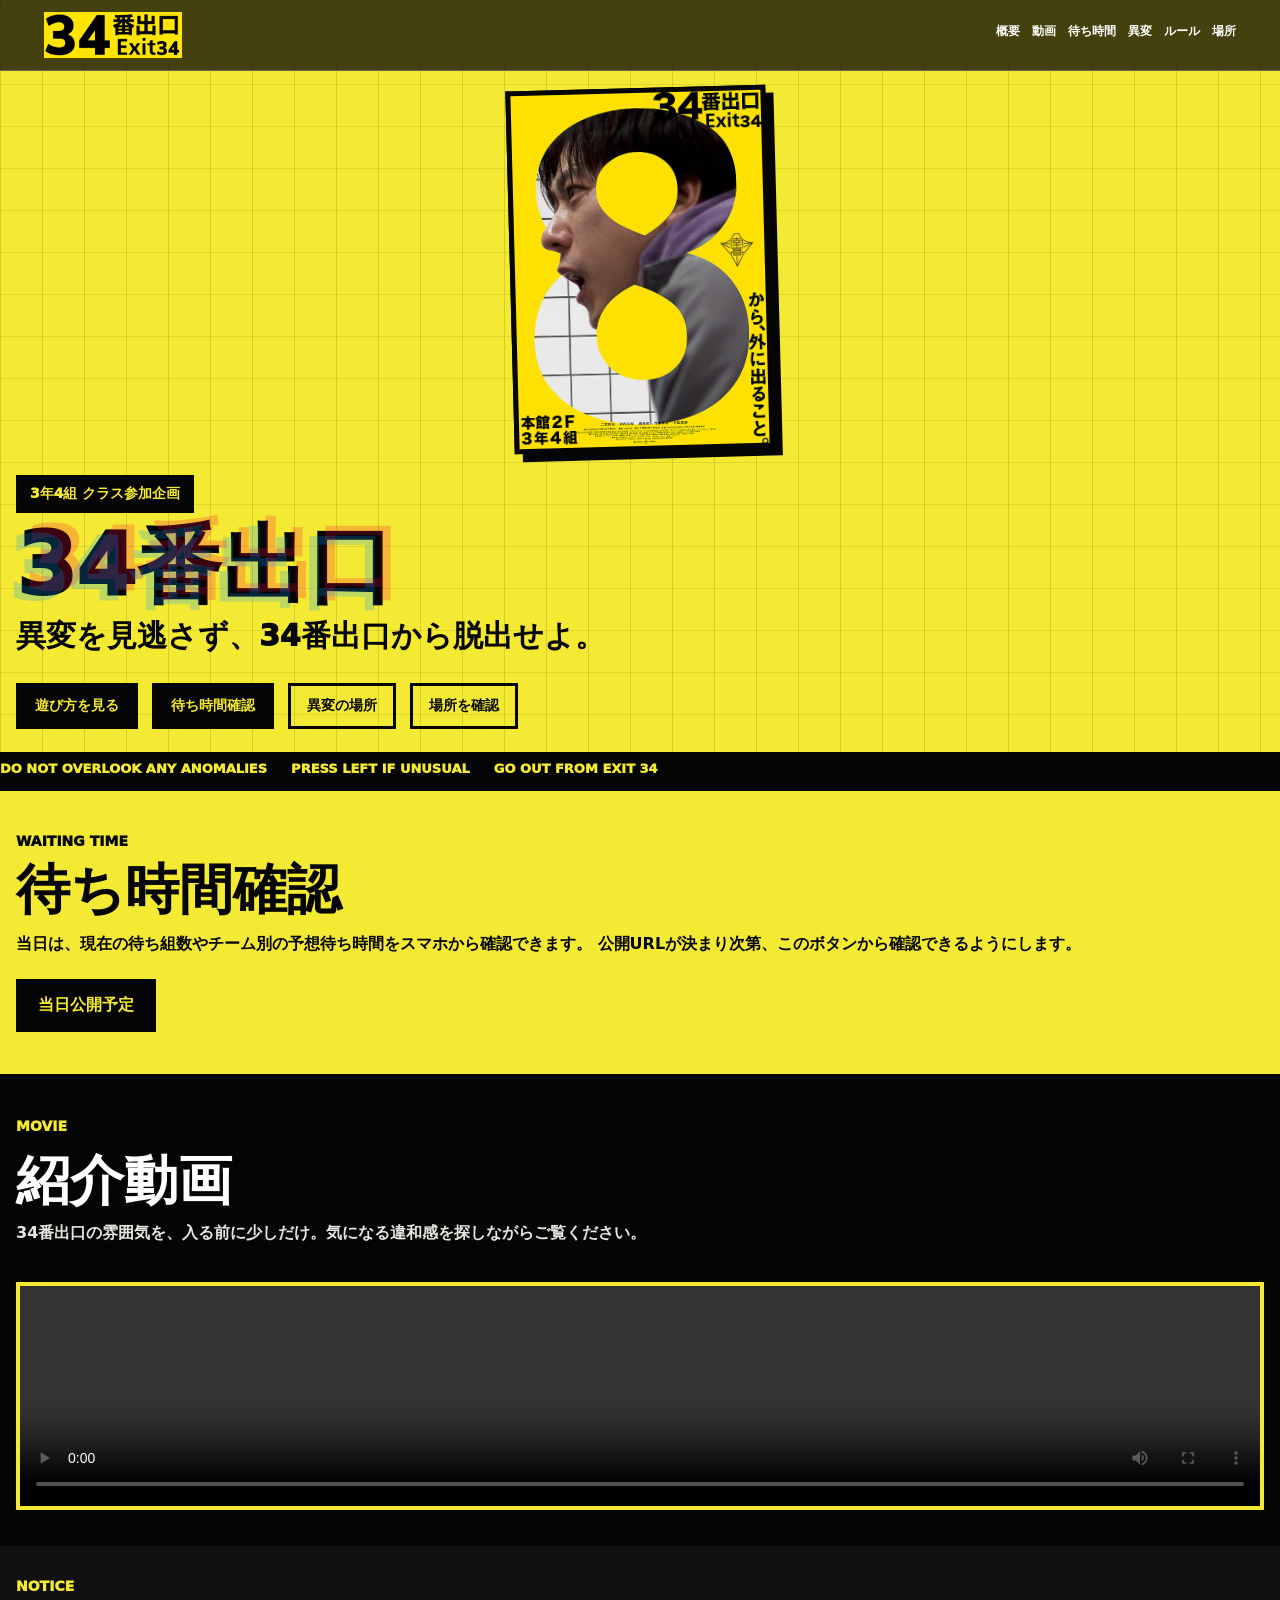
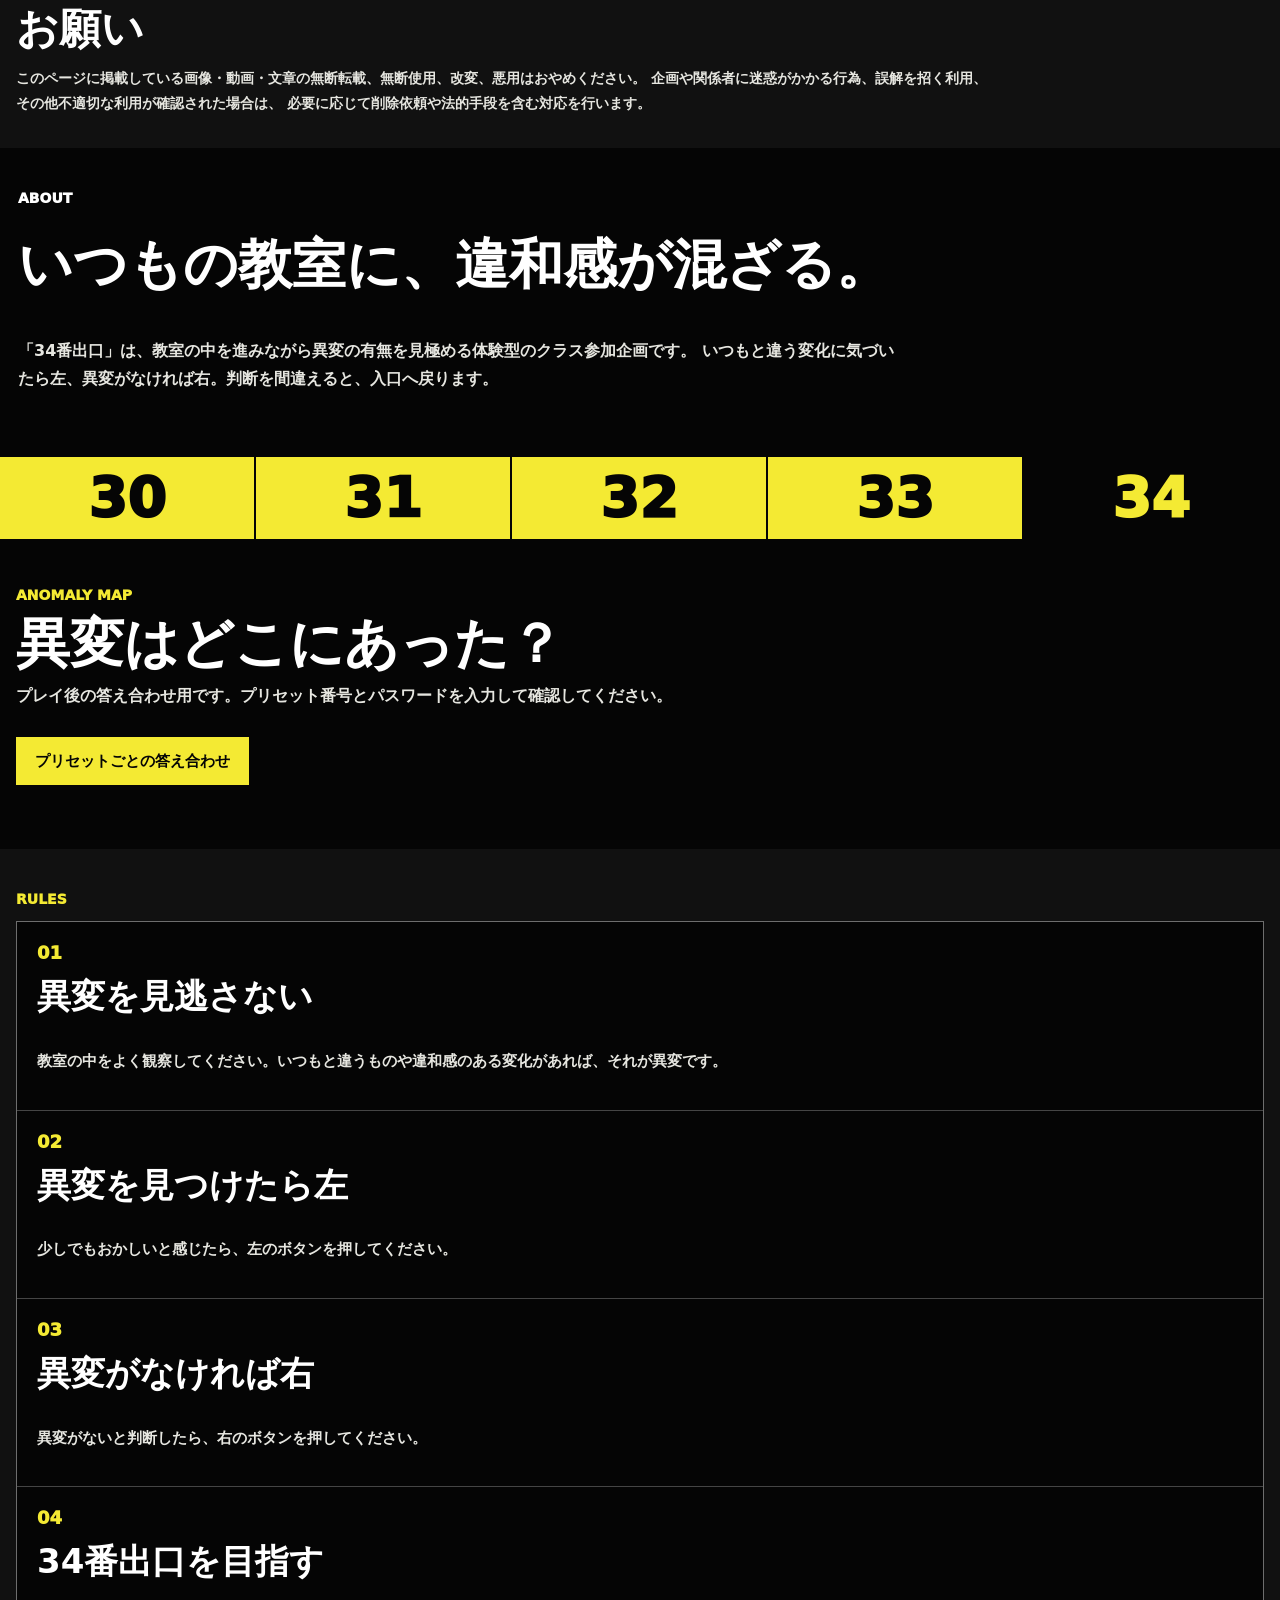
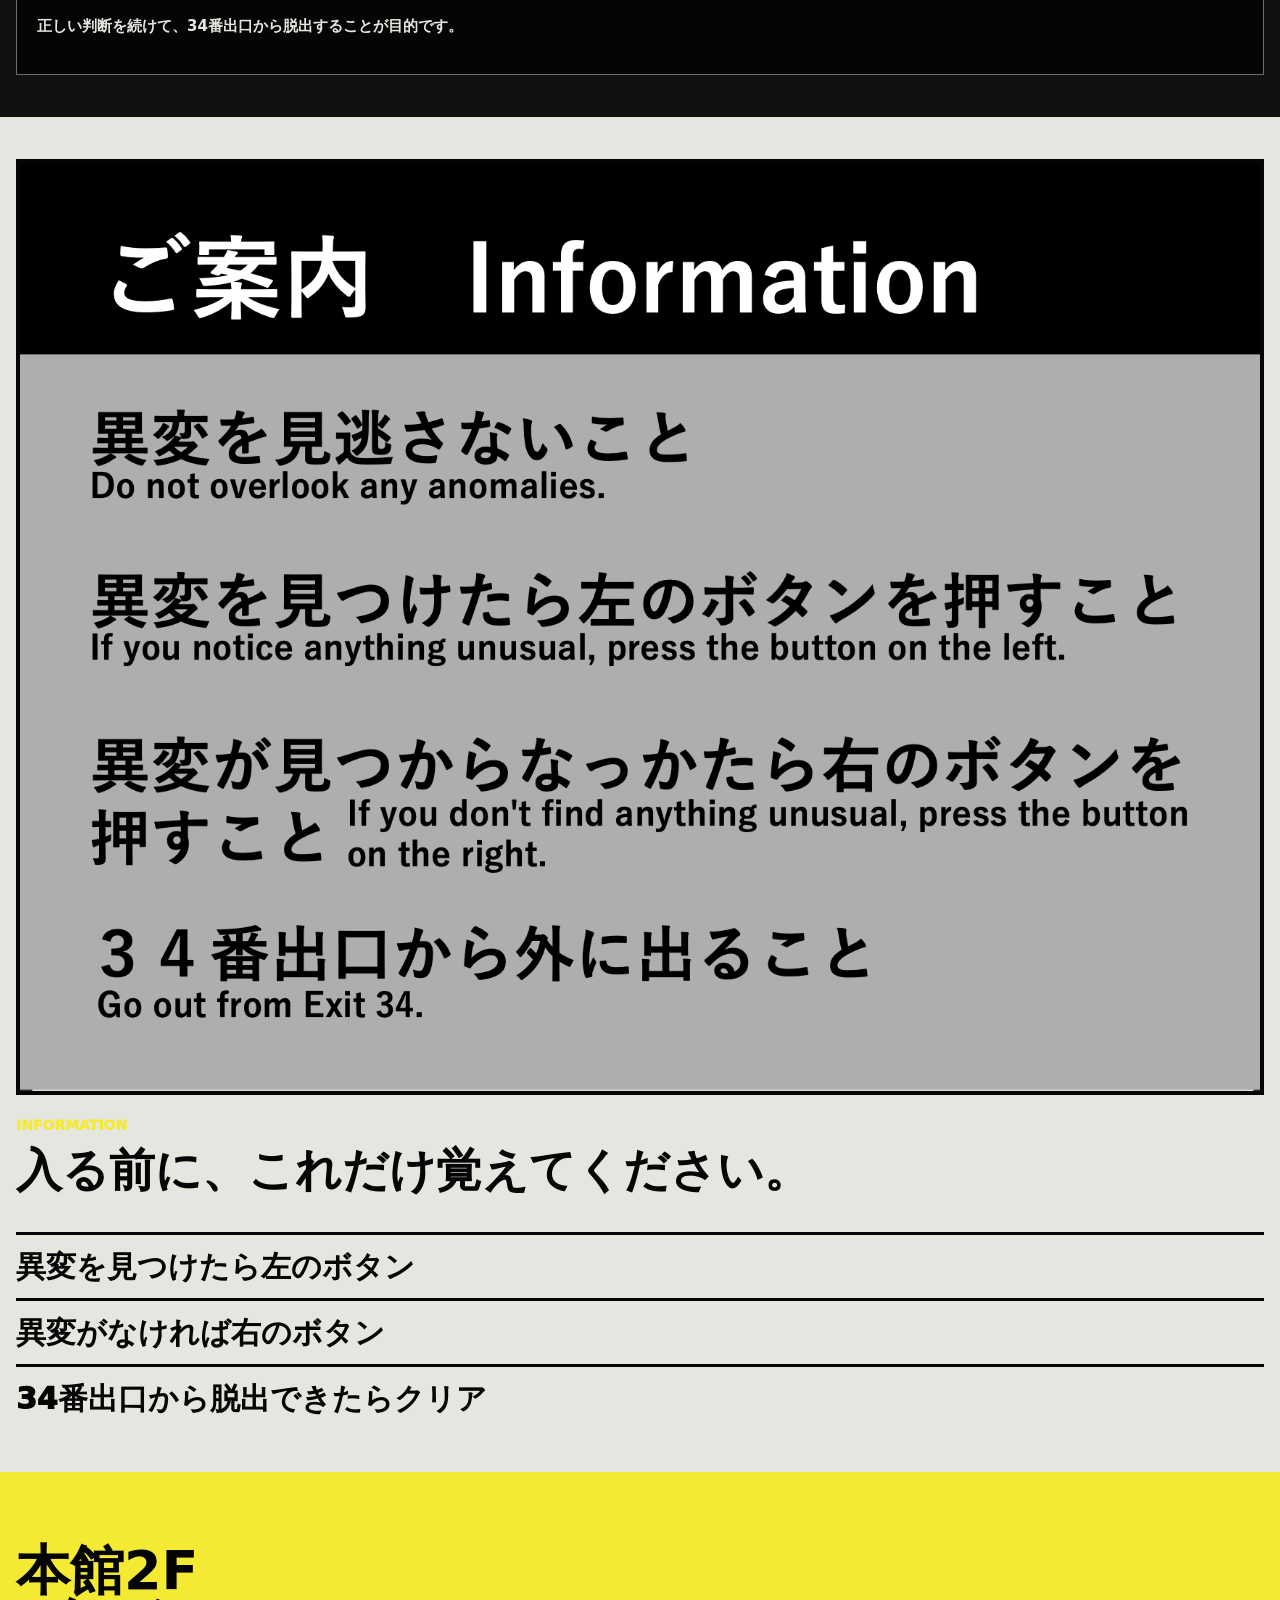
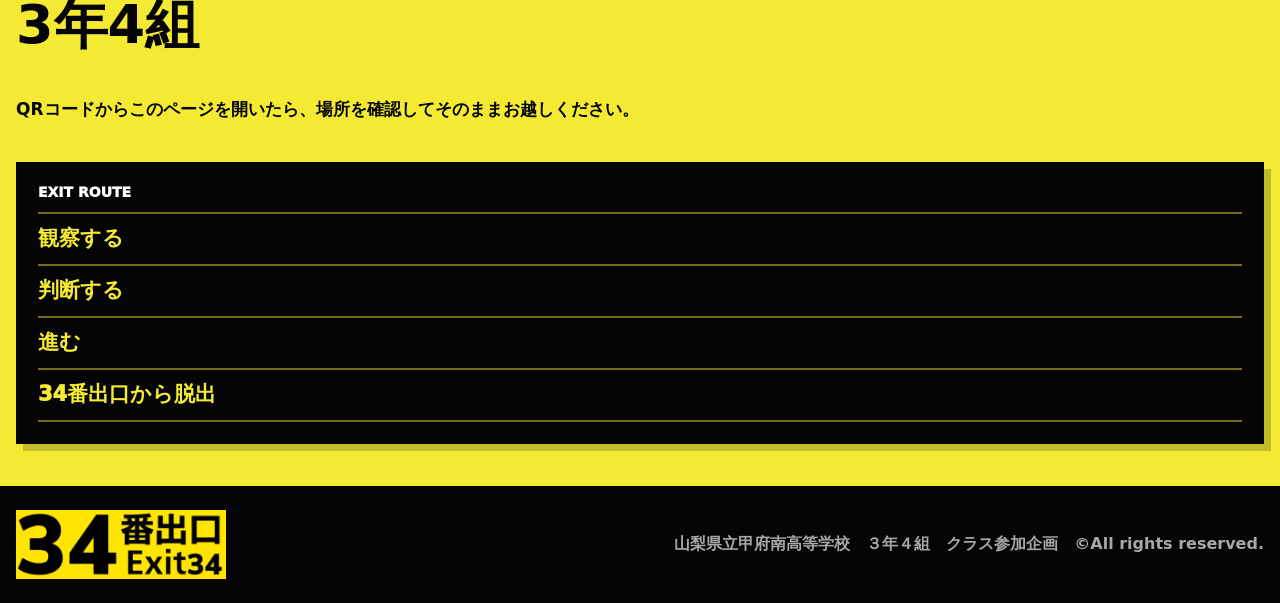
<file: index.html>
<!doctype html>
<html lang="ja">
<head>
  <meta charset="utf-8">
  <meta name="viewport" content="width=device-width, initial-scale=1">
  <meta name="theme-color" content="#f4ea33">
  <meta name="description" content="3年4組クラス参加企画 34番出口。異変を見逃さず、34番出口から脱出しよう。">
  <title>34番出口 | 3年4組</title>
  <link rel="stylesheet" href="./styles.css">
</head>
<body>
  <header class="site-header">
    <a class="mark" href="#top" aria-label="34番出口">
      <img src="./assets/logo.jpg" alt="34番出口 Exit34">
    </a>
    <nav aria-label="ページ内ナビゲーション">
      <a href="#about">概要</a>
      <a href="#movie">動画</a>
      <a href="#wait">待ち時間</a>
      <a href="#anomalies">異変</a>
      <a href="#rules">ルール</a>
      <a href="#access">場所</a>
    </nav>
  </header>

  <main id="top">
    <section class="hero" aria-labelledby="hero-title">
      <div class="hero-media">
        <img src="./assets/poster.png" alt="34番出口ポスター">
      </div>
      <div class="hero-copy">
        <p class="eyebrow">3年4組 クラス参加企画</p>
        <h1 id="hero-title">34番出口</h1>
        <p class="lead">異変を見逃さず、34番出口から脱出せよ。</p>
        <div class="hero-actions">
          <a class="primary-link" href="#rules">遊び方を見る</a>
          <a class="primary-link wait-link" href="#" aria-disabled="true">待ち時間確認</a>
          <a class="secondary-link" href="#anomalies">異変の場所</a>
          <a class="secondary-link" href="#access">場所を確認</a>
        </div>
      </div>
      <div class="hero-ticker" aria-hidden="true">
        <span>DO NOT OVERLOOK ANY ANOMALIES</span>
        <span>PRESS LEFT IF UNUSUAL</span>
        <span>GO OUT FROM EXIT 34</span>
      </div>
    </section>

    <section class="wait-access" id="wait">
      <div class="section-label">WAITING TIME</div>
      <h2>待ち時間確認</h2>
      <p>
        当日は、現在の待ち組数やチーム別の予想待ち時間をスマホから確認できます。
        公開URLが決まり次第、このボタンから確認できるようにします。
      </p>
      <a class="wait-button" href="#" aria-disabled="true">当日公開予定</a>
    </section>

    <section class="movie-section" id="movie">
      <div class="section-label">MOVIE</div>
      <div class="movie-copy">
        <h2>紹介動画</h2>
        <p>34番出口の雰囲気を、入る前に少しだけ。気になる違和感を探しながらご覧ください。</p>
      </div>
      <div class="movie-frame" data-movie-frame>
        <div class="movie-locked">
          <strong>2026.6.26 10:00 公開！！</strong>
          <span>紹介動画は公開日までお待ちください。</span>
        </div>
      </div>
    </section>

    <section class="notice" aria-labelledby="notice-title">
      <div class="section-label">NOTICE</div>
      <h2 id="notice-title">お願い</h2>
      <p>
        このページに掲載している画像・動画・文章の無断転載、無断使用、改変、悪用はおやめください。
        企画や関係者に迷惑がかかる行為、誤解を招く利用、その他不適切な利用が確認された場合は、
        必要に応じて削除依頼や法的手段を含む対応を行います。
      </p>
    </section>

    <section class="intro-band" id="about">
      <div class="section-label">ABOUT</div>
      <div class="intro-copy">
        <h2>いつもの教室に、違和感が混ざる。</h2>
        <p>
          「34番出口」は、教室の中を進みながら異変の有無を見極める体験型のクラス参加企画です。
          いつもと違う変化に気づいたら左、異変がなければ右。判断を間違えると、入口へ戻ります。
        </p>
      </div>
    </section>

    <section class="number-strip" aria-label="出口番号">
      <span>30</span>
      <span>31</span>
      <span>32</span>
      <span>33</span>
      <strong>34</strong>
    </section>

    <section class="anomalies" id="anomalies">
      <div class="section-label">ANOMALY MAP</div>
      <div class="anomaly-heading">
        <h2>異変はどこにあった？</h2>
        <p>プレイ後の答え合わせ用です。プリセット番号とパスワードを入力して確認してください。</p>
        <a class="answer-link" href="./preset-check/index.html">プリセットごとの答え合わせ</a>
      </div>
    </section>

    <section class="rules" id="rules">
      <div class="section-label">RULES</div>
      <div class="rule-grid">
        <article>
          <span class="rule-number">01</span>
          <h3>異変を見逃さない</h3>
          <p>教室の中をよく観察してください。いつもと違うものや違和感のある変化があれば、それが異変です。</p>
        </article>
        <article>
          <span class="rule-number">02</span>
          <h3>異変を見つけたら左</h3>
          <p>少しでもおかしいと感じたら、左のボタンを押してください。</p>
        </article>
        <article>
          <span class="rule-number">03</span>
          <h3>異変がなければ右</h3>
          <p>異変がないと判断したら、右のボタンを押してください。</p>
        </article>
        <article>
          <span class="rule-number">04</span>
          <h3>34番出口を目指す</h3>
          <p>正しい判断を続けて、34番出口から脱出することが目的です。</p>
        </article>
      </div>
    </section>

    <section class="information">
      <div class="info-image">
        <img src="./assets/information.png" alt="ご案内 Information">
      </div>
      <div class="info-copy">
        <div class="section-label">INFORMATION</div>
        <h2>入る前に、これだけ覚えてください。</h2>
        <ul>
          <li>異変を見つけたら左のボタン</li>
          <li>異変がなければ右のボタン</li>
          <li>34番出口から脱出できたらクリア</li>
        </ul>
      </div>
    </section>

    <section class="access" id="access">
      <div class="access-main">
        <div class="section-label">ACCESS</div>
        <h2>本館2F<br>3年4組</h2>
        <p>QRコードからこのページを開いたら、場所を確認してそのままお越しください。</p>
      </div>
      <div class="access-panel">
        <p class="panel-title">EXIT ROUTE</p>
        <p>観察する</p>
        <p>判断する</p>
        <p>進む</p>
        <p>34番出口から脱出</p>
      </div>
    </section>

  </main>

  <footer>
    <img src="./assets/logo.jpg" alt="34番出口 Exit34">
    <p>山梨県立甲府南高等学校　３年４組　クラス参加企画　©All rights reserved.</p>
  </footer>
  <script>
    (() => {
      const publishAt = new Date("2026-06-26T10:00:00+09:00");
      const frame = document.querySelector("[data-movie-frame]");
      if (!frame || Date.now() < publishAt.getTime()) return;
      frame.innerHTML = `
        <video controls playsinline preload="metadata">
          <source src="./assets/introduce.MOV" type="video/quicktime">
          お使いのブラウザでは動画を再生できません。
        </video>
      `;
    })();
  </script>
</body>
</html>
</file>
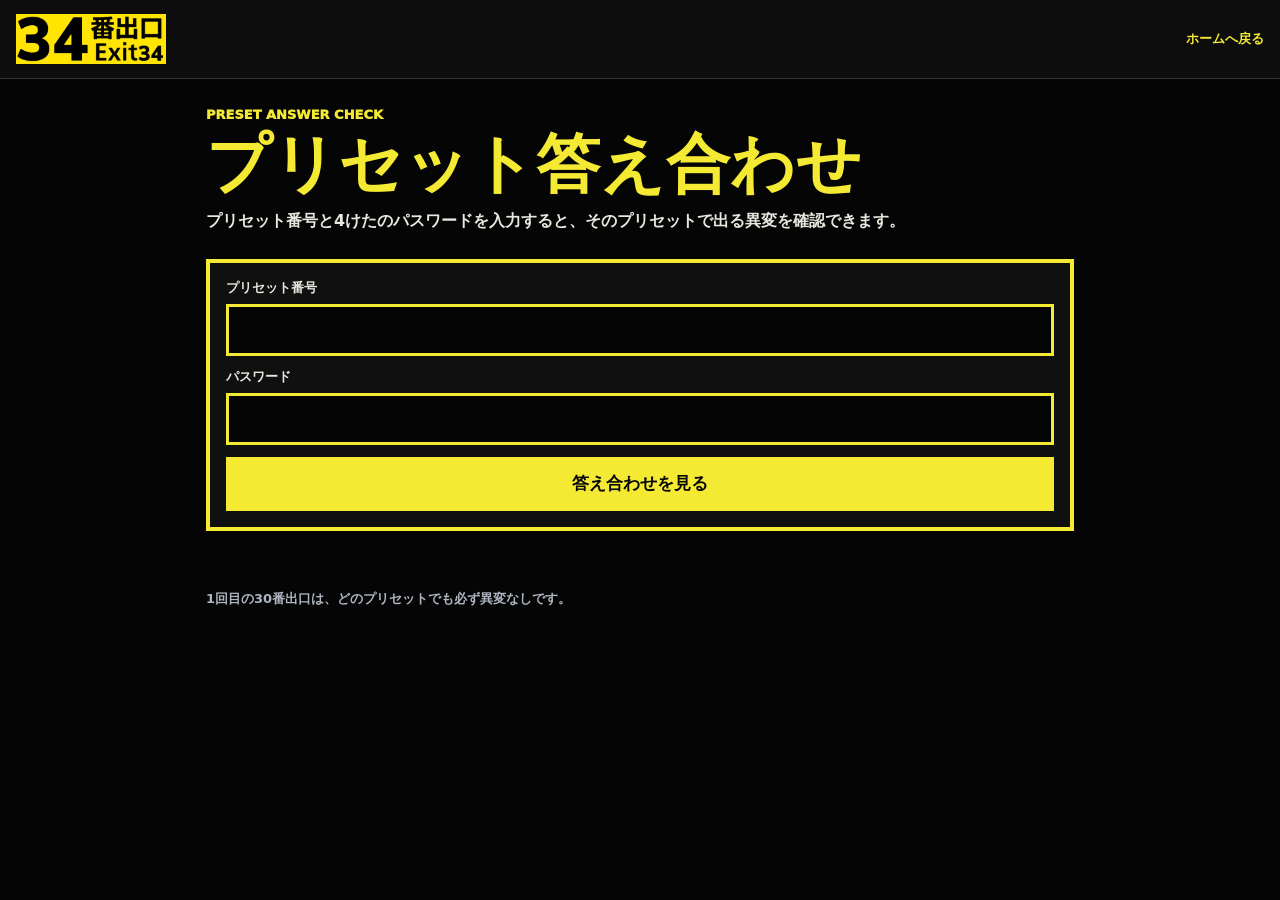
<file: preset-check/index.html>
<!doctype html>
<html lang="ja">
<head>
  <meta charset="utf-8">
  <meta name="viewport" content="width=device-width, initial-scale=1">
  <meta name="theme-color" content="#f4ea33">
  <title>プリセット答え合わせ | 34番出口</title>
  <script src="./data.js"></script>
  <style>
    :root {
      --yellow: #f4ea33;
      --black: #050505;
      --white: #ffffff;
      --paper: #e8e8df;
      --line: rgba(244, 234, 51, 0.38);
    }

    * {
      box-sizing: border-box;
    }

    body {
      margin: 0;
      background: var(--black);
      color: var(--white);
      font-family: system-ui, -apple-system, BlinkMacSystemFont, "Hiragino Sans", "Yu Gothic", sans-serif;
    }

    header {
      display: flex;
      align-items: center;
      justify-content: space-between;
      gap: 14px;
      padding: 14px 16px;
      border-bottom: 1px solid rgba(255, 255, 255, 0.16);
      background: #0d0d0d;
    }

    header img {
      display: block;
      width: min(150px, 42vw);
    }

    header a {
      color: var(--yellow);
      font-size: 13px;
      font-weight: 900;
      text-decoration: none;
    }

    main {
      width: min(900px, 100%);
      margin: 0 auto;
      padding: 28px 16px 42px;
    }

    .label {
      margin: 0 0 12px;
      color: var(--yellow);
      font-size: 13px;
      font-weight: 1000;
    }

    h1 {
      margin: 0 0 14px;
      color: var(--yellow);
      font-size: clamp(36px, 12vw, 64px);
      line-height: 0.95;
      letter-spacing: 0;
    }

    .lead {
      margin: 0 0 24px;
      color: var(--paper);
      font-size: 16px;
      line-height: 1.65;
      font-weight: 780;
    }

    form {
      display: grid;
      gap: 12px;
      padding: 16px;
      border: 4px solid var(--yellow);
      background: #101010;
    }

    label {
      display: grid;
      gap: 7px;
      color: var(--paper);
      font-size: 13px;
      font-weight: 900;
    }

    input {
      width: 100%;
      min-height: 52px;
      border: 3px solid var(--yellow);
      border-radius: 0;
      background: var(--black);
      color: var(--white);
      padding: 10px 12px;
      font: inherit;
      font-size: 21px;
      font-weight: 900;
    }

    button {
      min-height: 54px;
      border: 0;
      background: var(--yellow);
      color: var(--black);
      font: inherit;
      font-size: 17px;
      font-weight: 1000;
    }

    .message {
      min-height: 24px;
      margin: 14px 0 0;
      color: var(--yellow);
      font-weight: 900;
    }

    .result {
      margin-top: 22px;
    }

    .result h2 {
      margin: 0 0 14px;
      font-size: clamp(28px, 9vw, 44px);
      line-height: 1;
    }

    .answer-list {
      display: grid;
      gap: 10px;
      margin: 0;
      padding: 0;
      list-style: none;
    }

    .answer-list li {
      display: grid;
      grid-template-columns: 80px 1fr;
      gap: 12px;
      align-items: center;
      min-height: 64px;
      border: 2px solid var(--line);
      background: #111;
      padding: 12px;
    }

    .answer-list span {
      color: var(--yellow);
      font-size: 13px;
      font-weight: 1000;
    }

    .answer-list strong {
      color: var(--white);
      font-size: clamp(20px, 6vw, 30px);
      line-height: 1.08;
    }

    .none {
      color: #aeb5c0;
    }

    .hint {
      margin-top: 20px;
      color: #aeb5c0;
      font-size: 13px;
      line-height: 1.6;
      font-weight: 750;
    }
  </style>
</head>
<body>
  <header>
    <img src="../assets/logo.jpg" alt="34番出口 Exit34">
    <a href="../index.html#anomalies">ホームへ戻る</a>
  </header>

  <main>
    <p class="label">PRESET ANSWER CHECK</p>
    <h1>プリセット答え合わせ</h1>
    <p class="lead">プリセット番号と4けたのパスワードを入力すると、そのプリセットで出る異変を確認できます。</p>

    <form data-check-form>
      <label>
        プリセット番号
        <input data-preset-number type="number" min="1" max="2880" inputmode="numeric" autocomplete="off" required>
      </label>
      <label>
        パスワード
        <input data-password type="password" pattern="[0-9]{4}" maxlength="4" inputmode="numeric" autocomplete="off" required>
      </label>
      <button type="submit">答え合わせを見る</button>
    </form>
    <p class="message" data-message></p>

    <section class="result" data-result hidden></section>
    <p class="hint">1回目の30番出口は、どのプリセットでも必ず異変なしです。</p>
  </main>

  <script>
    const form = document.querySelector("[data-check-form]");
    const message = document.querySelector("[data-message]");
    const result = document.querySelector("[data-result]");
    const presets = new Map((window.PRESET_ANSWERS || []).map((preset) => [Number(preset.number), preset]));

    function expectedPassword(number) {
      return String(1000 + ((number * 73 + 417) % 9000)).padStart(4, "0");
    }

    async function sha256(text) {
      const bytes = new TextEncoder().encode(text);
      const hash = await crypto.subtle.digest("SHA-256", bytes);
      return [...new Uint8Array(hash)].map((byte) => byte.toString(16).padStart(2, "0")).join("");
    }

    function escapeHtml(value) {
      return String(value || "").replace(/[&<>"']/g, (char) => ({
        "&": "&amp;",
        "<": "&lt;",
        ">": "&gt;",
        '"': "&quot;",
        "'": "&#039;",
      })[char]);
    }

    function answerRow(label, value) {
      const text = value || "異変なし";
      const className = value ? "" : " class=\"none\"";
      return `<li><span>${label}</span><strong${className}>${escapeHtml(text)}</strong></li>`;
    }

    form.addEventListener("submit", async (event) => {
      event.preventDefault();
      result.hidden = true;
      result.innerHTML = "";
      message.textContent = "";

      const number = Number(document.querySelector("[data-preset-number]").value);
      const password = document.querySelector("[data-password]").value.trim();
      const preset = presets.get(number);
      if (!preset) {
        message.textContent = "プリセット番号を確認してください。";
        return;
      }
      if (!/^[0-9]{4}$/.test(password)) {
        message.textContent = "パスワードは4けたの数字で入力してください。";
        return;
      }
      let isPasswordOk = password === expectedPassword(number);
      if (!isPasswordOk && window.crypto?.subtle) {
        const hash = await sha256(password);
        isPasswordOk = hash === preset.passwordHash;
      }
      if (!isPasswordOk) {
        message.textContent = "パスワードが違います。";
        return;
      }

      const rows = [
        answerRow("1回目", ""),
        ...preset.anomalies.slice(0, 5).map((value, index) => answerRow(`${index + 2}回目`, value)),
      ].join("");
      result.innerHTML = `
        <h2>プリセット${number}</h2>
        <ul class="answer-list">${rows}</ul>
      `;
      result.hidden = false;
      message.textContent = "表示しました。";
    });
  </script>
</body>
</html>
</file>
<file: styles.css>
:root {
  --yellow: #f4ea33;
  --black: #050505;
  --white: #ffffff;
  --paper: #e6e6e0;
  --gray: #a8a8a8;
  --line: rgba(255, 255, 255, 0.22);
}

* {
  box-sizing: border-box;
}

*,
*::before,
*::after {
  box-sizing: border-box;
}

html {
  scroll-behavior: smooth;
  overflow-x: hidden;
}

body {
  margin: 0;
  overflow-x: hidden;
  background: var(--black);
  color: var(--white);
  font-family: system-ui, -apple-system, BlinkMacSystemFont, "Hiragino Sans", "Yu Gothic", sans-serif;
}

main,
footer {
  width: 100%;
  max-width: none;
  margin-inline: auto;
  overflow-x: hidden;
}

img {
  display: block;
  max-width: 100%;
}

video {
  max-width: 100%;
}

a {
  color: inherit;
}

.site-header {
  position: absolute;
  top: 0;
  left: 0;
  right: 0;
  width: 100%;
  max-width: none;
  margin-inline: auto;
  z-index: 10;
  display: flex;
  align-items: center;
  justify-content: space-between;
  gap: 16px;
  padding: 12px clamp(16px, 4vw, 44px);
  background: rgba(0, 0, 0, 0.72);
  border-bottom: 1px solid var(--line);
  backdrop-filter: blur(12px);
}

.mark {
  width: 138px;
}

.site-header nav {
  display: flex;
  gap: 12px;
  font-size: 12px;
  font-weight: 800;
  letter-spacing: 0;
}

.site-header nav a {
  text-decoration: none;
  border-bottom: 2px solid transparent;
  padding-bottom: 4px;
}

.site-header nav a:hover {
  border-color: var(--yellow);
}

.hero {
  position: relative;
  min-height: auto;
  overflow: hidden;
  display: grid;
  grid-template-columns: 1fr;
  align-items: center;
  gap: 24px;
  padding: 88px 16px 56px;
  background: var(--yellow);
  color: var(--black);
}

.hero::after {
  content: "";
  position: absolute;
  inset: 0;
  pointer-events: none;
  background:
    linear-gradient(90deg, rgba(0, 0, 0, 0.12) 1px, transparent 1px),
    linear-gradient(rgba(0, 0, 0, 0.08) 1px, transparent 1px);
  background-size: 42px 42px;
  mix-blend-mode: multiply;
}

.hero-media,
.hero-copy {
  position: relative;
  z-index: 1;
}

.hero-media {
  justify-self: center;
  width: min(260px, 76vw);
  border: 5px solid var(--black);
  box-shadow: 8px 8px 0 var(--black);
  transform: rotate(-1.5deg);
  background: var(--black);
}

.hero-copy {
  max-width: 720px;
}

.eyebrow,
.section-label {
  margin: 0 0 14px;
  font-size: 14px;
  font-weight: 1000;
  letter-spacing: 0;
}

.eyebrow {
  display: inline-block;
  border: 2px solid var(--black);
  padding: 8px 12px;
  background: var(--black);
  color: var(--yellow);
}

h1,
h2,
h3,
p {
  margin-top: 0;
}

h1 {
  position: relative;
  margin-bottom: 14px;
  font-size: clamp(58px, 19vw, 86px);
  line-height: 0.9;
  font-weight: 1000;
  letter-spacing: 0;
}

h1::before,
h1::after {
  content: "34番出口";
  position: absolute;
  left: 0;
  top: 0;
  opacity: 0.22;
}

h1::before {
  transform: translate(8px, -5px);
  color: #ff003c;
}

h1::after {
  transform: translate(-8px, 5px);
  color: #009dff;
}

.lead {
  max-width: 100%;
  font-size: clamp(21px, 7vw, 30px);
  line-height: 1.14;
  font-weight: 1000;
}

.hero-actions {
  display: flex;
  flex-wrap: wrap;
  gap: 14px;
  margin-top: 22px;
}

.primary-link,
.secondary-link {
  display: inline-flex;
  align-items: center;
  justify-content: center;
  min-height: 46px;
  padding: 11px 16px;
  font-size: 14px;
  font-weight: 1000;
  text-decoration: none;
  border: 3px solid var(--black);
}

.primary-link {
  background: var(--black);
  color: var(--yellow);
}

.wait-link[aria-disabled="true"],
.wait-button[aria-disabled="true"] {
  cursor: default;
}

.secondary-link {
  background: transparent;
  color: var(--black);
}

.hero-ticker {
  position: absolute;
  left: 0;
  right: 0;
  bottom: 0;
  z-index: 2;
  display: flex;
  gap: 24px;
  white-space: nowrap;
  overflow: hidden;
  background: var(--black);
  color: var(--yellow);
  font-size: 13px;
  font-weight: 1000;
  padding: 9px 0;
}

.hero-ticker span {
  min-width: max-content;
  animation: ticker 16s linear infinite;
}

@keyframes ticker {
  to {
    transform: translateX(-340px);
  }
}

.intro-band {
  display: grid;
  grid-template-columns: 1fr;
  gap: 18px;
  padding: 42px 18px;
  background: var(--black);
}

.intro-copy h2,
.access-main h2 {
  font-size: clamp(34px, 11vw, 54px);
  line-height: 1;
  letter-spacing: 0;
}

.intro-copy p {
  max-width: 880px;
  color: var(--paper);
  font-size: 16px;
  line-height: 1.75;
  font-weight: 700;
}

.number-strip {
  display: grid;
  grid-template-columns: repeat(5, 1fr);
  background: var(--yellow);
  color: var(--black);
  border-top: 6px solid var(--black);
  border-bottom: 6px solid var(--black);
}

.number-strip span,
.number-strip strong {
  display: grid;
  place-items: center;
  min-height: 82px;
  border-right: 2px solid var(--black);
  font-size: clamp(34px, 13vw, 56px);
  line-height: 1;
  font-weight: 1000;
}

.number-strip strong {
  background: var(--black);
  color: var(--yellow);
}

.anomalies {
  padding: 42px 16px;
  background: var(--black);
  color: var(--white);
}

.anomalies .section-label {
  color: var(--yellow);
}

.anomaly-heading {
  display: grid;
  gap: 12px;
  margin-bottom: 22px;
}

.anomaly-heading h2 {
  margin-bottom: 0;
  font-size: clamp(34px, 11vw, 54px);
  line-height: 1;
}

.anomaly-heading p {
  max-width: 780px;
  color: var(--paper);
  font-size: 16px;
  line-height: 1.65;
  font-weight: 800;
}

.answer-link {
  display: inline-flex;
  align-items: center;
  justify-content: center;
  width: fit-content;
  min-height: 48px;
  border: 3px solid var(--yellow);
  background: var(--yellow);
  color: var(--black);
  padding: 10px 16px;
  font-size: 15px;
  font-weight: 1000;
  text-decoration: none;
}

.movie-section {
  display: grid;
  grid-template-columns: 1fr;
  gap: 20px;
  align-items: center;
  padding: 38px 0 30px;
  background: var(--black);
}

.movie-section .section-label {
  grid-column: 1 / -1;
  color: var(--yellow);
  margin-bottom: 0;
  padding-inline: 16px;
}

.movie-copy {
  padding-inline: 16px;
}

.movie-copy h2 {
  margin-bottom: 12px;
  font-size: clamp(34px, 12vw, 54px);
  line-height: 1;
}

.movie-copy p {
  color: var(--paper);
  font-size: 16px;
  line-height: 1.6;
  font-weight: 800;
}

.movie-frame {
  position: relative;
  width: calc(100% - 32px);
  max-width: calc(100% - 32px);
  margin-inline: 16px;
  overflow: hidden;
  border: 4px solid var(--yellow);
  background: var(--black);
  box-shadow: none;
}

.movie-frame::before {
  content: none;
}

.movie-frame video {
  display: block;
  width: 100%;
  height: auto;
  max-height: 220px;
  aspect-ratio: 16 / 9;
  object-fit: contain;
  background: var(--black);
}

.movie-locked {
  display: grid;
  place-items: center;
  gap: 10px;
  min-height: 190px;
  padding: 28px 18px;
  background: var(--black);
  color: var(--yellow);
  text-align: center;
}

.movie-locked strong {
  font-size: clamp(28px, 9vw, 40px);
  line-height: 1.05;
  font-weight: 1000;
}

.movie-locked span {
  color: var(--paper);
  font-size: 15px;
  font-weight: 800;
}

.rules {
  padding: 42px 16px;
  background: #111;
}

.rules .section-label,
.information .section-label,
.access .section-label {
  color: var(--yellow);
}

.rule-grid {
  display: grid;
  grid-template-columns: 1fr;
  gap: 1px;
  border: 1px solid var(--line);
  background: var(--line);
}

.rule-grid article {
  min-height: auto;
  padding: 20px;
  background: var(--black);
}

.rule-number {
  display: block;
  margin-bottom: 16px;
  color: var(--yellow);
  font-size: 18px;
  font-weight: 1000;
}

.rule-grid h3 {
  min-height: auto;
  font-size: clamp(25px, 8vw, 34px);
  line-height: 1.05;
  letter-spacing: 0;
}

.rule-grid p {
  color: var(--paper);
  font-size: 15px;
  line-height: 1.7;
  font-weight: 700;
}

.information {
  display: grid;
  grid-template-columns: 1fr;
  gap: 22px;
  align-items: center;
  padding: 42px 16px;
  background: var(--paper);
  color: var(--black);
}

.info-image {
  border: 4px solid var(--black);
  background: #b5b5b5;
}

.info-copy h2 {
  font-size: clamp(30px, 10vw, 46px);
  line-height: 1;
}

.info-copy ul {
  list-style: none;
  padding: 0;
  margin: 22px 0 0;
}

.info-copy li {
  border-top: 3px solid var(--black);
  padding: 15px 0;
  font-size: clamp(21px, 7vw, 30px);
  font-weight: 1000;
  line-height: 1.1;
}

.access {
  display: grid;
  grid-template-columns: 1fr;
  gap: 22px;
  padding: 42px 16px;
  background: var(--yellow);
  color: var(--black);
}

.access-main p {
  max-width: 680px;
  font-size: 17px;
  line-height: 1.55;
  font-weight: 900;
}

.access-panel {
  align-self: stretch;
  display: grid;
  align-content: center;
  gap: 10px;
  border: 4px solid var(--black);
  padding: 18px;
  background: var(--black);
  color: var(--yellow);
  box-shadow: 7px 7px 0 rgba(0, 0, 0, 0.2);
}

.access-panel p {
  margin: 0;
  border-bottom: 2px solid rgba(244, 234, 51, 0.45);
  padding-bottom: 12px;
  font-size: 21px;
  font-weight: 1000;
}

.access-panel .panel-title {
  color: var(--white);
  font-size: 14px;
}

.notice {
  padding: 32px 16px;
  background: #111;
  color: var(--white);
  border-top: 6px solid var(--black);
}

.notice .section-label {
  color: var(--yellow);
}

.notice h2 {
  margin-bottom: 16px;
  font-size: clamp(28px, 9vw, 42px);
  line-height: 1;
}

.notice p {
  max-width: 980px;
  margin-bottom: 0;
  color: var(--paper);
  font-size: 14px;
  line-height: 1.8;
  font-weight: 750;
}

.wait-access {
  padding: 42px 16px;
  background: var(--yellow);
  color: var(--black);
  border-top: 6px solid var(--black);
  border-bottom: 6px solid var(--black);
}

.wait-access .section-label {
  color: var(--black);
}

.wait-access h2 {
  margin-bottom: 14px;
  font-size: clamp(36px, 11vw, 54px);
  line-height: 1;
}

.wait-access p {
  margin-bottom: 22px;
  font-size: 16px;
  line-height: 1.65;
  font-weight: 850;
}

.wait-button {
  display: inline-flex;
  align-items: center;
  justify-content: center;
  min-height: 50px;
  border: 4px solid var(--black);
  background: var(--black);
  color: var(--yellow);
  padding: 12px 18px;
  font-weight: 1000;
  text-decoration: none;
}

footer {
  display: flex;
  align-items: center;
  justify-content: space-between;
  gap: 18px;
  padding: 24px 16px;
  background: var(--black);
  color: var(--gray);
}

footer img {
  width: min(210px, 58vw);
}

footer p {
  margin: 0;
  font-weight: 800;
}

@media (max-width: 900px) {
  .site-header {
    position: absolute;
  }

  .site-header nav {
    display: none;
  }

  .hero,
  .intro-band,
  .movie-section,
  .information,
  .access {
    grid-template-columns: 1fr;
  }

  .hero {
    padding-top: 92px;
  }

  .hero-media {
    width: min(260px, 76vw);
    box-shadow: 8px 8px 0 var(--black);
  }

  .movie-frame video {
    height: auto;
    max-height: 220px;
    aspect-ratio: 16 / 9;
  }

  .rule-grid {
    grid-template-columns: 1fr;
  }

  .rule-grid article {
    min-height: auto;
  }

  .rule-number {
    margin-bottom: 20px;
  }

  .number-strip {
    grid-template-columns: repeat(5, minmax(0, 1fr));
  }

  .number-strip span,
  .number-strip strong {
    border-right-width: 2px;
  }

  footer {
    align-items: flex-start;
    flex-direction: column;
  }
}
</file>
